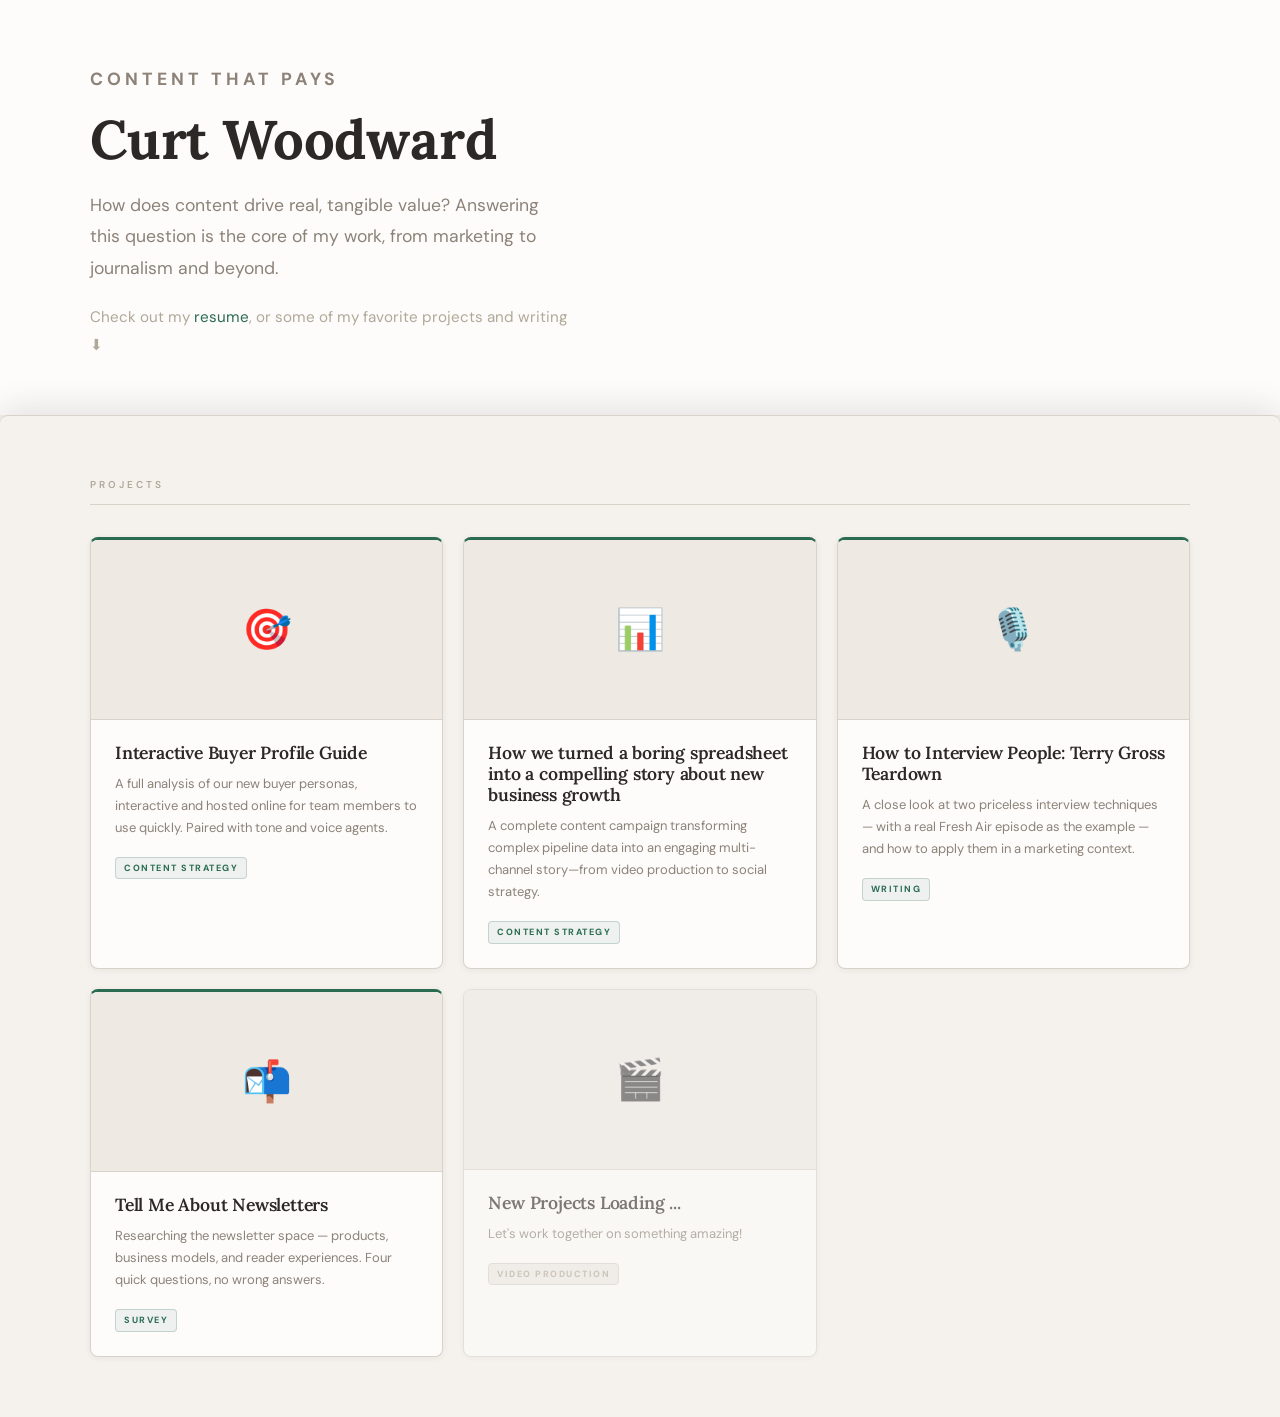
<file: index.html>
<!DOCTYPE html>
<html lang="en">
<head>
    <meta charset="UTF-8">
    <meta name="viewport" content="width=device-width, initial-scale=1.0">
    <title>Curt Woodward | Content That Pays</title>
    <link rel="stylesheet" href="stone.css" />
    <style>
        /* ── Hero ── */
        .hero {
            position: sticky;
            top: 0;
            z-index: 0;
            background: var(--surface);
            padding: 64px 44px 56px;
        }

        .hero-content {
            max-width: 1100px;
            margin: 0 auto;
            text-align: left;
        }

        .eyebrow {
            margin-bottom: 14px;
        }

        .hero h1 {
            font-size: 3.4rem;
            font-weight: 700;
            color: var(--text);
            line-height: 1.1;
            margin-bottom: 20px;
        }

        .hero-content p {
            font-size: 1.1rem;
            line-height: 1.8;
            color: var(--text-muted);
            max-width: 480px;
        }

        .hero-cta {
            margin-top: 20px;
            font-size: 0.95rem !important;
            color: var(--text-faint) !important;
        }

        /* ── Projects section ── */
        .projects-wrapper {
            position: relative;
            z-index: 1;
            background: var(--bg);
            padding: 60px 44px;
            border-top: 1px solid var(--border);
            border-radius: var(--r-lg) var(--r-lg) 0 0;
            box-shadow: 0 -8px 32px rgba(0,0,0,0.10);
        }

        .projects {
            max-width: 1100px;
            margin: 0 auto;
        }

        .project-grid {
            display: grid;
            grid-template-columns: repeat(auto-fit, minmax(320px, 1fr));
            gap: 20px;
        }

        /* ── Cards ── */
        .project-card {
            background: var(--surface);
            border: 1px solid var(--border);
            border-radius: var(--r-lg);
            overflow: hidden;
            box-shadow: var(--shadow);
            text-decoration: none;
            color: inherit;
            display: block;
            transition: box-shadow 0.18s ease, border-color 0.18s ease;
        }

        .project-card:hover {
            box-shadow: var(--shadow-md);
            border-color: var(--border-2);
        }

        .project-card--accent {
            border-top: 3px solid var(--green);
        }

        .project-card--muted {
            opacity: 0.6;
            cursor: default;
        }

        .project-image {
            width: 100%;
            height: 180px;
            background: var(--surface-2);
            border-bottom: 1px solid var(--border);
            display: flex;
            align-items: center;
            justify-content: center;
            font-size: 2.5rem;
        }

        .project-content {
            padding: 22px 24px 24px;
        }

        .project-content h3 {
            font-size: 1.1rem;
            font-weight: 600;
            margin-bottom: 10px;
            color: var(--text);
        }

        .project-content p {
            color: var(--text-muted);
            font-size: 13px;
            line-height: 1.7;
            margin-bottom: 16px;
        }

        @media (max-width: 768px) {
            .hero           { padding: 40px 20px 36px; }
            .hero h1        { font-size: 2.2rem; }
            .projects-wrapper { padding: 40px 20px; }
            .project-grid   { grid-template-columns: 1fr; }
        }
    </style>
</head>
<body>
    <section class="hero" id="hero">
        <div class="hero-content">
            <p class="eyebrow">Content That Pays</p>
            <h1>Curt Woodward</h1>
            <p>How does content drive real, tangible value? Answering this question is the core of my work, from marketing to journalism and beyond.</p>
            <p class="hero-cta">Check out my <a href="resume.html">resume</a>, or some of my favorite projects and writing ⬇️</p>
        </div>
    </section>

    <div class="projects-wrapper">
        <div class="projects">
            <p class="section-label">Projects</p>
            <div class="project-grid">
                <a href="gtm-studio-style-guide.html" class="project-card project-card--accent">
                    <div class="project-image">🎯</div>
                    <div class="project-content">
                        <h3>Interactive Buyer Profile Guide</h3>
                        <p>A full analysis of our new buyer personas, interactive and hosted online for team members to use quickly. Paired with tone and voice agents.</p>
                        <span class="tag">Content Strategy</span>
                    </div>
                </a>

                <a href="first-mover.html" class="project-card project-card--accent">
                    <div class="project-image">📊</div>
                    <div class="project-content">
                        <h3>How we turned a boring spreadsheet into a compelling story about new business growth</h3>
                        <p>A complete content campaign transforming complex pipeline data into an engaging multi-channel story—from video production to social strategy.</p>
                        <span class="tag">Content Strategy</span>
                    </div>
                </a>

                <a href="terry-gross-interview.html" class="project-card project-card--accent">
                    <div class="project-image">🎙️</div>
                    <div class="project-content">
                        <h3>How to Interview People: Terry Gross Teardown</h3>
                        <p>A close look at two priceless interview techniques — with a real Fresh Air episode as the example — and how to apply them in a marketing context.</p>
                        <span class="tag">Writing</span>
                    </div>
                </a>

                <a href="survey.html" class="project-card project-card--accent">
                    <div class="project-image">📬</div>
                    <div class="project-content">
                        <h3>Tell Me About Newsletters</h3>
                        <p>Researching the newsletter space — products, business models, and reader experiences. Four quick questions, no wrong answers.</p>
                        <span class="tag">Survey</span>
                    </div>
                </a>

                <div class="project-card project-card--muted">
                    <div class="project-image">🎬</div>
                    <div class="project-content">
                        <h3>New Projects Loading ...</h3>
                        <p>Let's work together on something amazing!</p>
                        <span class="tag tag--muted">Video Production</span>
                    </div>
                </div>
            </div>
        </div>
    </div>
</body>
</html>
</file>
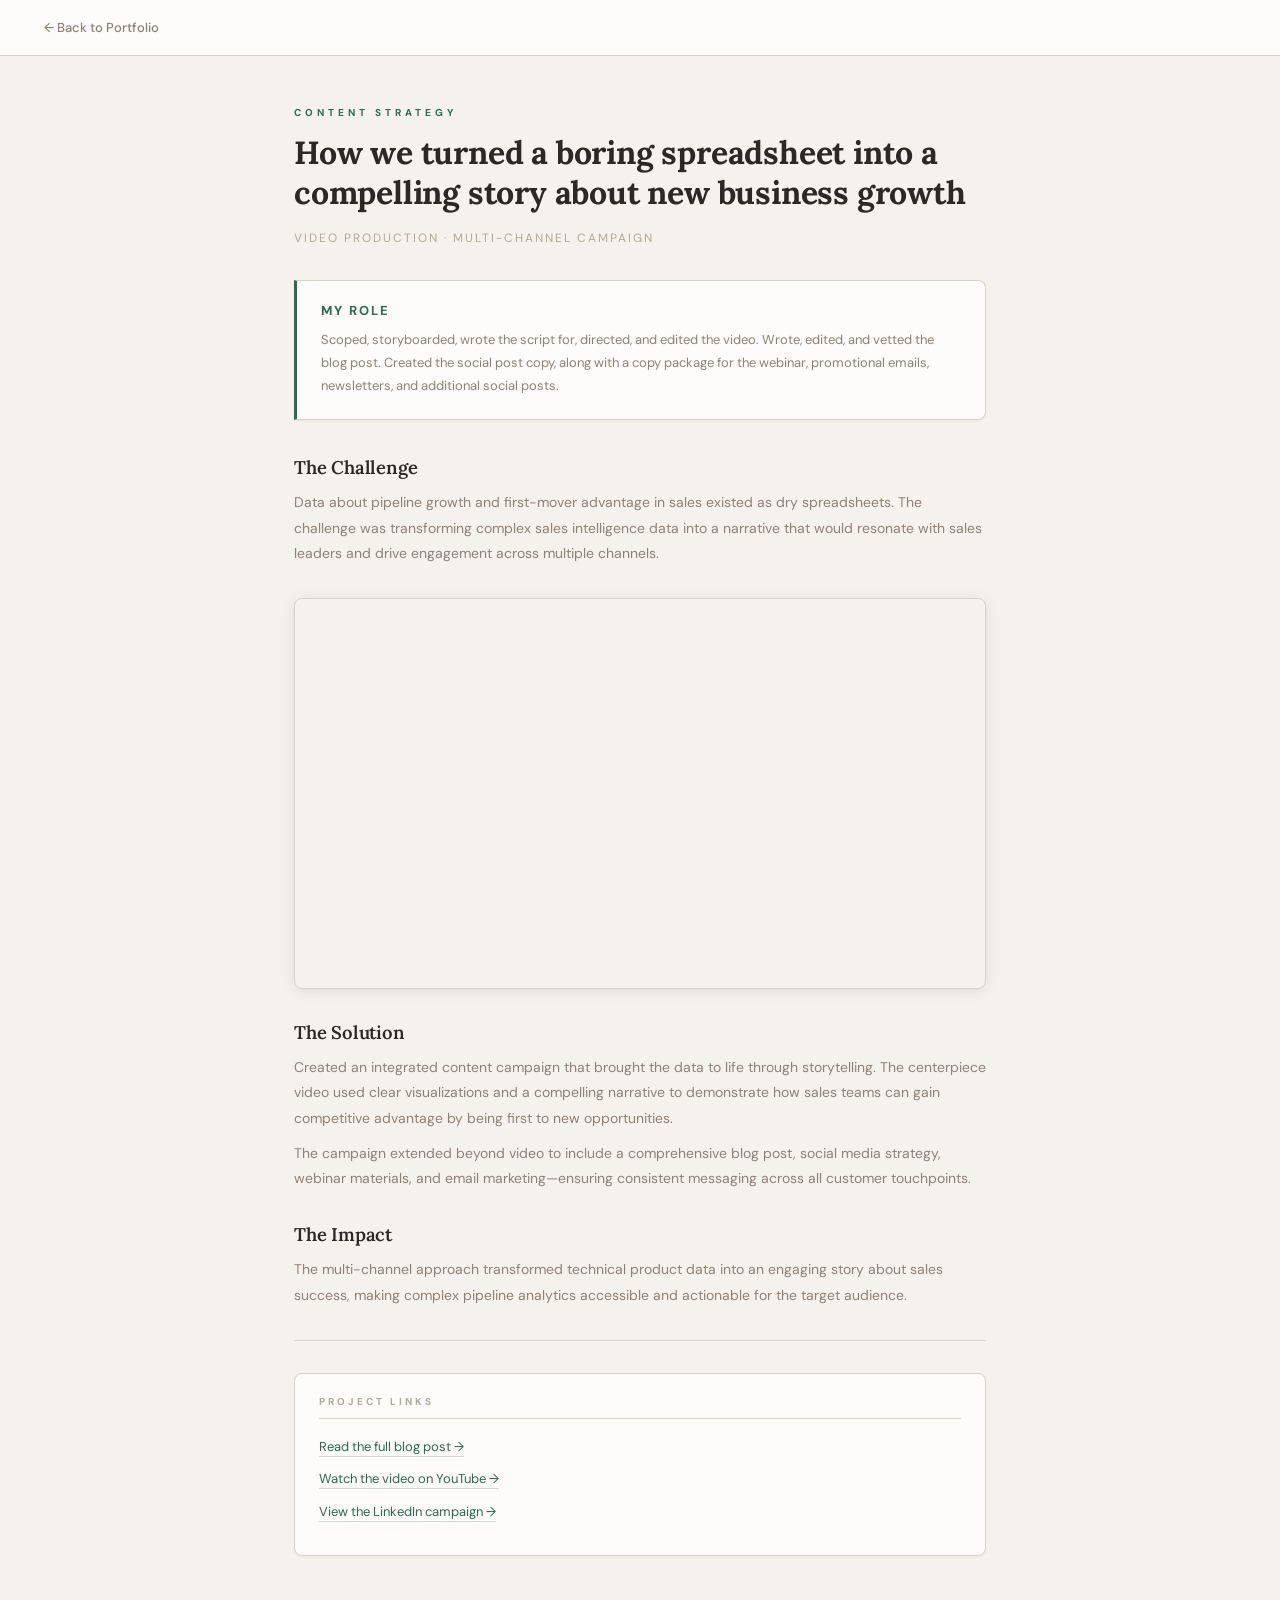
<file: first-mover.html>
<!DOCTYPE html>
<html lang="en">
<head>
    <meta charset="UTF-8">
    <meta name="viewport" content="width=device-width, initial-scale=1.0">
    <title>First Mover Advantage — Curt Woodward</title>
    <link rel="stylesheet" href="stone.css" />
    <style>
        .container {
            max-width: 780px;
            margin: 0 auto;
            padding: 48px 44px 80px;
        }

        h1 {
            font-size: 2rem;
            font-weight: 700;
            margin-bottom: 16px;
            line-height: 1.25;
        }

        .meta {
            font-size: 12px;
            letter-spacing: 2px;
            text-transform: uppercase;
            color: var(--text-faint);
            margin-bottom: 32px;
        }

        .role-card {
            background: var(--surface);
            border: 1px solid var(--border);
            border-left: 3px solid var(--green);
            border-radius: 0 var(--r-lg) var(--r-lg) 0;
            padding: 22px 24px;
            margin-bottom: 36px;
            box-shadow: var(--shadow-sm);
        }

        .role-card h2 {
            font-size: 13px;
            font-family: var(--font-sans);
            font-weight: 700;
            letter-spacing: 2px;
            text-transform: uppercase;
            color: var(--green);
            margin-bottom: 10px;
        }

        .role-card p {
            font-size: 13px;
            line-height: 1.75;
            color: var(--text-muted);
        }

        .content-section {
            margin-bottom: 32px;
        }

        .content-section h3 {
            font-size: 1.15rem;
            font-weight: 600;
            margin-bottom: 12px;
        }

        .content-section p {
            font-size: 14px;
            line-height: 1.8;
            color: var(--text-muted);
            margin-bottom: 10px;
        }

        .video-container {
            position: relative;
            padding-bottom: 56.25%;
            height: 0;
            overflow: hidden;
            margin: 32px 0;
            border-radius: var(--r-lg);
            border: 1px solid var(--border);
            box-shadow: var(--shadow-md);
        }

        .video-container iframe {
            position: absolute;
            top: 0;
            left: 0;
            width: 100%;
            height: 100%;
        }

        .links-card {
            background: var(--surface);
            border: 1px solid var(--border);
            border-radius: var(--r-lg);
            padding: 22px 24px;
            box-shadow: var(--shadow-sm);
        }

        .links-card h3 {
            font-size: 10px;
            font-family: var(--font-sans);
            font-weight: 700;
            letter-spacing: 3px;
            text-transform: uppercase;
            color: var(--text-faint);
            border-bottom: 1px solid var(--border);
            padding-bottom: 10px;
            margin-bottom: 16px;
        }

        .links-card ul {
            list-style: none;
        }

        .links-card li {
            margin-bottom: 10px;
        }

        .links-card a {
            font-size: 13px;
            color: var(--green);
            text-decoration: none;
            border-bottom: 1px solid var(--green-border);
            padding-bottom: 1px;
            transition: border-color 0.15s ease;
        }

        .links-card a:hover {
            border-bottom-color: var(--green);
            text-decoration: none;
        }

        @media (max-width: 768px) {
            .container { padding: 32px 20px 60px; }
            h1 { font-size: 1.6rem; }
        }
    </style>
</head>
<body>
    <nav class="site-nav">
        <a href="index.html">← Back to Portfolio</a>
    </nav>

    <div class="container">
        <p class="eyebrow" style="margin-bottom:12px;">Content Strategy</p>
        <h1>How we turned a boring spreadsheet into a compelling story about new business growth</h1>

        <div class="meta">Video Production · Multi-Channel Campaign</div>

        <div class="role-card">
            <h2>My Role</h2>
            <p>Scoped, storyboarded, wrote the script for, directed, and edited the video. Wrote, edited, and vetted the blog post. Created the social post copy, along with a copy package for the webinar, promotional emails, newsletters, and additional social posts.</p>
        </div>

        <div class="content-section">
            <h3>The Challenge</h3>
            <p>Data about pipeline growth and first-mover advantage in sales existed as dry spreadsheets. The challenge was transforming complex sales intelligence data into a narrative that would resonate with sales leaders and drive engagement across multiple channels.</p>
        </div>

        <div class="video-container">
            <iframe
                src="https://www.youtube.com/embed/KRC6BM6hVno"
                title="First Mover Advantage Video"
                frameborder="0"
                allow="accelerometer; autoplay; clipboard-write; encrypted-media; gyroscope; picture-in-picture"
                allowfullscreen>
            </iframe>
        </div>

        <div class="content-section">
            <h3>The Solution</h3>
            <p>Created an integrated content campaign that brought the data to life through storytelling. The centerpiece video used clear visualizations and a compelling narrative to demonstrate how sales teams can gain competitive advantage by being first to new opportunities.</p>
            <p>The campaign extended beyond video to include a comprehensive blog post, social media strategy, webinar materials, and email marketing—ensuring consistent messaging across all customer touchpoints.</p>
        </div>

        <div class="content-section">
            <h3>The Impact</h3>
            <p>The multi-channel approach transformed technical product data into an engaging story about sales success, making complex pipeline analytics accessible and actionable for the target audience.</p>
        </div>

        <hr>

        <div class="links-card">
            <h3>Project Links</h3>
            <ul>
                <li><a href="https://pipeline.zoominfo.com/sales/first-mover-advantage-data" target="_blank">Read the full blog post →</a></li>
                <li><a href="https://www.youtube.com/watch?v=KRC6BM6hVno" target="_blank">Watch the video on YouTube →</a></li>
                <li><a href="https://www.linkedin.com/posts/karenhor_stay-ahead-with-zoominfos-first-mover-advantage-activity-7364338746701299713-PddK/" target="_blank">View the LinkedIn campaign →</a></li>
            </ul>
        </div>
    </div>
</body>
</html>
</file>
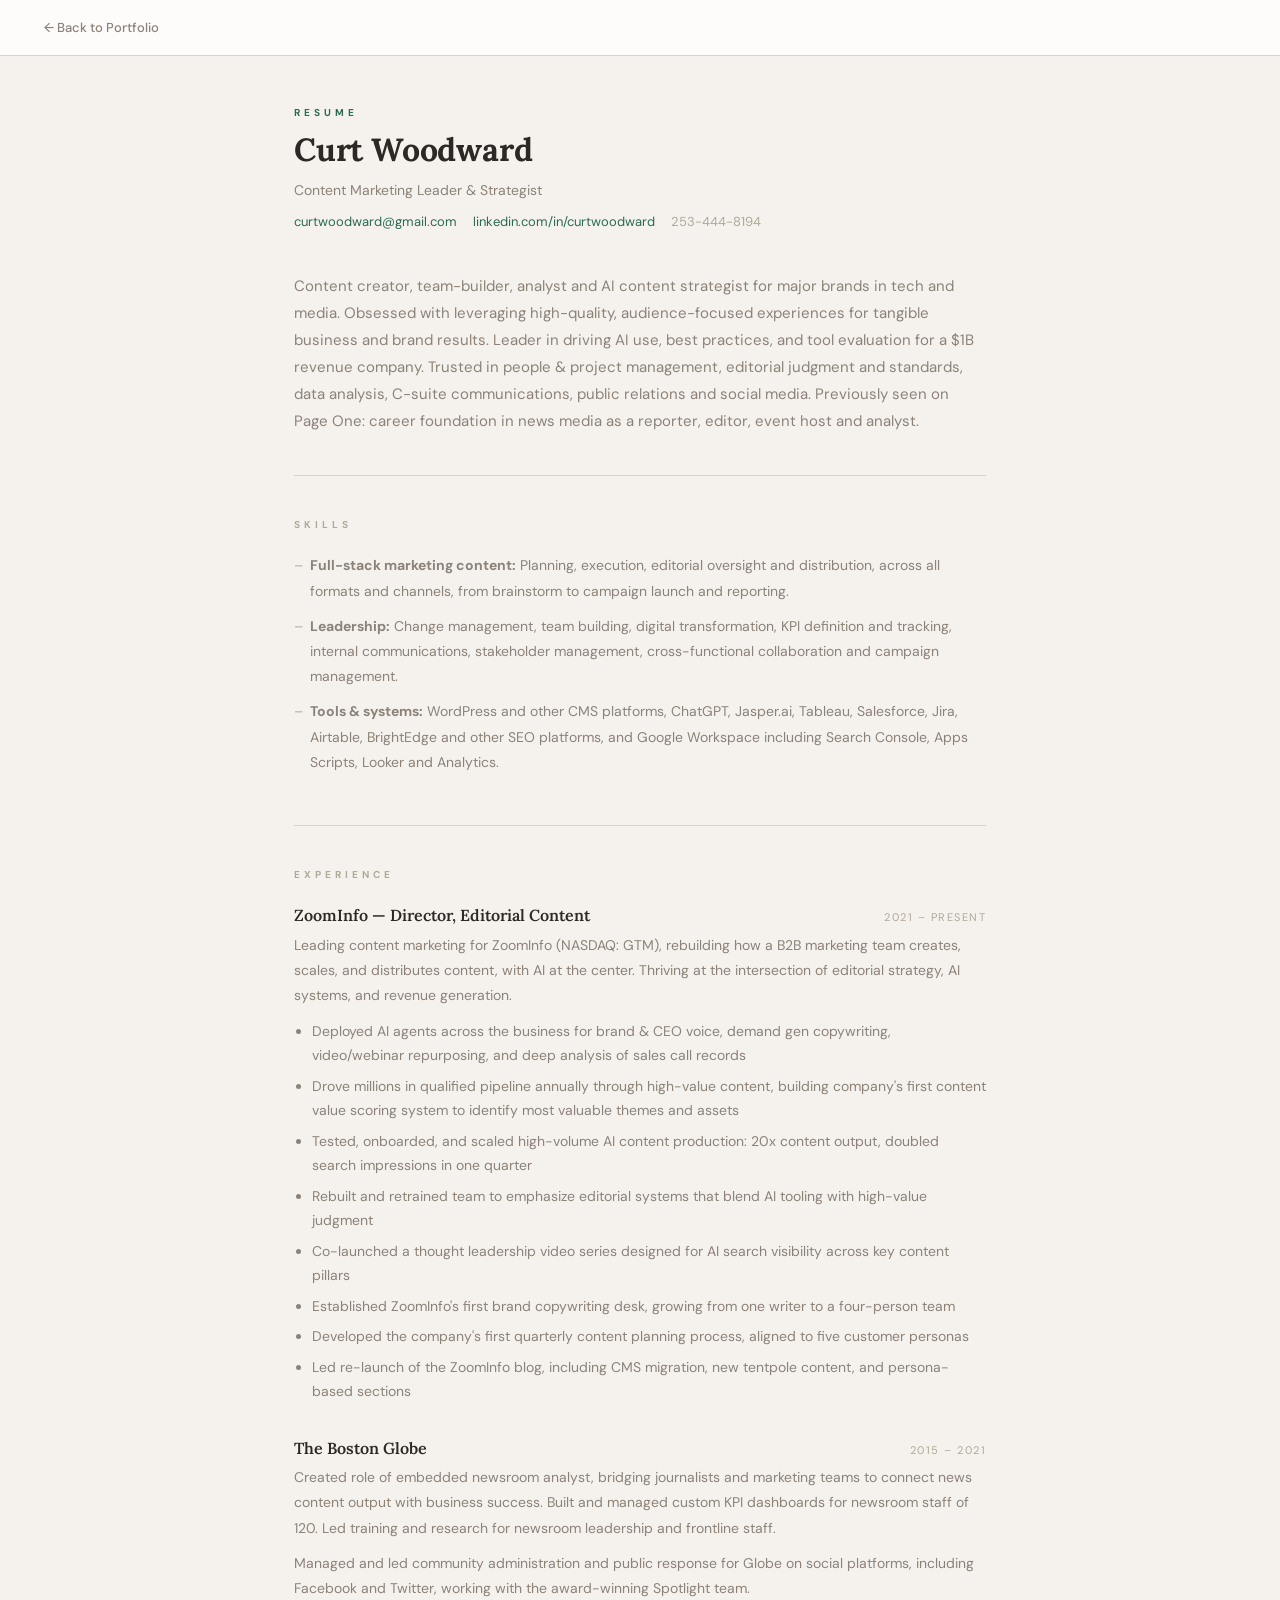
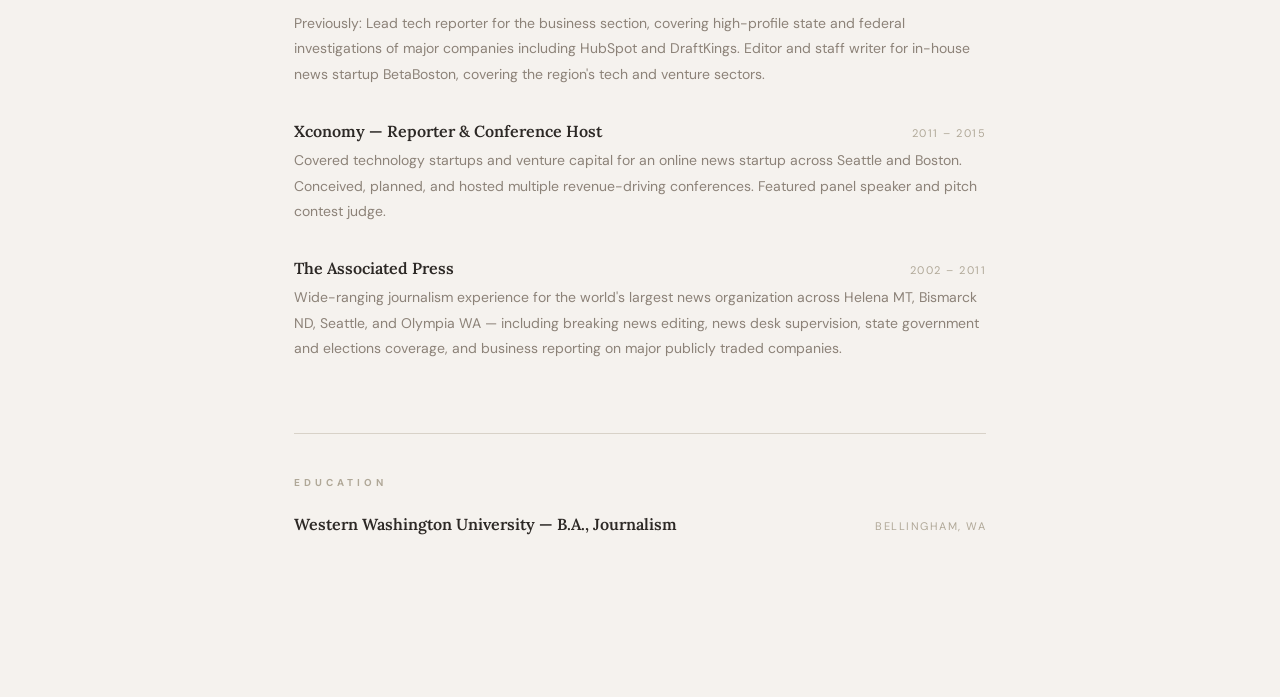
<file: resume.html>
<!DOCTYPE html>
<html lang="en">
<head>
    <meta charset="UTF-8">
    <meta name="viewport" content="width=device-width, initial-scale=1.0">
    <title>Resume — Curt Woodward</title>
    <link rel="stylesheet" href="stone.css" />
    <style>
        .container {
            max-width: 780px;
            margin: 0 auto;
            padding: 48px 44px 80px;
        }

        .resume-header {
            margin-bottom: 40px;
        }

        .resume-header h1 {
            font-size: 2rem;
            font-weight: 700;
            margin-bottom: 8px;
        }

        .resume-header .contact {
            font-size: 13px;
            color: var(--text-faint);
            display: flex;
            flex-wrap: wrap;
            gap: 16px;
            margin-top: 10px;
        }

        .resume-header .contact a {
            color: var(--green);
        }

        .summary {
            font-size: 15px;
            line-height: 1.8;
            color: var(--text-muted);
            margin-bottom: 40px;
            padding-bottom: 40px;
            border-bottom: 1px solid var(--border);
        }

        .section {
            margin-bottom: 40px;
            padding-bottom: 40px;
            border-bottom: 1px solid var(--border);
        }

        .section:last-child {
            border-bottom: none;
        }

        .section-title {
            font-size: 10px;
            font-family: var(--font-sans);
            font-weight: 700;
            letter-spacing: 4px;
            text-transform: uppercase;
            color: var(--text-faint);
            margin-bottom: 20px;
        }

        .skills-list {
            list-style: none;
        }

        .skills-list li {
            font-size: 14px;
            line-height: 1.8;
            color: var(--text-muted);
            margin-bottom: 10px;
            padding-left: 16px;
            position: relative;
        }

        .skills-list li::before {
            content: '–';
            position: absolute;
            left: 0;
            color: var(--text-faint);
        }

        .job {
            margin-bottom: 32px;
        }

        .job-header {
            display: flex;
            justify-content: space-between;
            align-items: baseline;
            flex-wrap: wrap;
            gap: 8px;
            margin-bottom: 4px;
        }

        .job-title {
            font-family: var(--font-serif);
            font-size: 1rem;
            font-weight: 600;
            color: var(--text);
        }

        .job-dates {
            font-size: 11px;
            font-family: var(--font-sans);
            letter-spacing: 1.5px;
            text-transform: uppercase;
            color: var(--text-faint);
        }

        .job-desc {
            font-size: 14px;
            line-height: 1.8;
            color: var(--text-muted);
            margin-bottom: 10px;
        }

        .job ul {
            padding-left: 18px;
            margin-top: 8px;
        }

        .job ul li {
            font-size: 14px;
            line-height: 1.75;
            color: var(--text-muted);
            margin-bottom: 6px;
        }

        .edu-item {
            display: flex;
            justify-content: space-between;
            align-items: baseline;
            flex-wrap: wrap;
            gap: 8px;
        }

        .edu-item .degree {
            font-family: var(--font-serif);
            font-size: 1rem;
            font-weight: 600;
            color: var(--text);
        }

        .edu-item .location {
            font-size: 11px;
            font-family: var(--font-sans);
            letter-spacing: 1.5px;
            text-transform: uppercase;
            color: var(--text-faint);
        }

        @media (max-width: 768px) {
            .container { padding: 32px 20px 60px; }
            .resume-header h1 { font-size: 1.6rem; }
            .job-header { flex-direction: column; gap: 2px; }
            .edu-item { flex-direction: column; gap: 2px; }
        }
    </style>
</head>
<body>
    <nav class="site-nav">
        <a href="index.html">← Back to Portfolio</a>
    </nav>

    <div class="container">
        <div class="resume-header">
            <p class="eyebrow" style="margin-bottom:10px;">Resume</p>
            <h1>Curt Woodward</h1>
            <p style="font-size:14px;color:var(--text-muted);margin-top:4px;">Content Marketing Leader &amp; Strategist</p>
            <div class="contact">
                <a href="mailto:curtwoodward@gmail.com">curtwoodward@gmail.com</a>
                <a href="https://linkedin.com/in/curtwoodward/" target="_blank">linkedin.com/in/curtwoodward</a>
                <span>253-444-8194</span>
            </div>
        </div>

        <p class="summary">Content creator, team-builder, analyst and AI content strategist for major brands in tech and media. Obsessed with leveraging high-quality, audience-focused experiences for tangible business and brand results. Leader in driving AI use, best practices, and tool evaluation for a $1B revenue company. Trusted in people &amp; project management, editorial judgment and standards, data analysis, C-suite communications, public relations and social media. Previously seen on Page One: career foundation in news media as a reporter, editor, event host and analyst.</p>

        <div class="section">
            <p class="section-title">Skills</p>
            <ul class="skills-list">
                <li><strong>Full-stack marketing content:</strong> Planning, execution, editorial oversight and distribution, across all formats and channels, from brainstorm to campaign launch and reporting.</li>
                <li><strong>Leadership:</strong> Change management, team building, digital transformation, KPI definition and tracking, internal communications, stakeholder management, cross-functional collaboration and campaign management.</li>
                <li><strong>Tools &amp; systems:</strong> WordPress and other CMS platforms, ChatGPT, Jasper.ai, Tableau, Salesforce, Jira, Airtable, BrightEdge and other SEO platforms, and Google Workspace including Search Console, Apps Scripts, Looker and Analytics.</li>
            </ul>
        </div>

        <div class="section">
            <p class="section-title">Experience</p>

            <div class="job">
                <div class="job-header">
                    <span class="job-title">ZoomInfo &mdash; Director, Editorial Content</span>
                    <span class="job-dates">2021 – Present</span>
                </div>
                <p class="job-desc">Leading content marketing for ZoomInfo (NASDAQ: GTM), rebuilding how a B2B marketing team creates, scales, and distributes content, with AI at the center. Thriving at the intersection of editorial strategy, AI systems, and revenue generation.</p>
                <ul>
                    <li>Deployed AI agents across the business for brand &amp; CEO voice, demand gen copywriting, video/webinar repurposing, and deep analysis of sales call records</li>
                    <li>Drove millions in qualified pipeline annually through high-value content, building company's first content value scoring system to identify most valuable themes and assets</li>
                    <li>Tested, onboarded, and scaled high-volume AI content production: 20x content output, doubled search impressions in one quarter</li>
                    <li>Rebuilt and retrained team to emphasize editorial systems that blend AI tooling with high-value judgment</li>
                    <li>Co-launched a thought leadership video series designed for AI search visibility across key content pillars</li>
                    <li>Established ZoomInfo's first brand copywriting desk, growing from one writer to a four-person team</li>
                    <li>Developed the company's first quarterly content planning process, aligned to five customer personas</li>
                    <li>Led re-launch of the ZoomInfo blog, including CMS migration, new tentpole content, and persona-based sections</li>
                </ul>
            </div>

            <div class="job">
                <div class="job-header">
                    <span class="job-title">The Boston Globe</span>
                    <span class="job-dates">2015 – 2021</span>
                </div>
                <p class="job-desc">Created role of embedded newsroom analyst, bridging journalists and marketing teams to connect news content output with business success. Built and managed custom KPI dashboards for newsroom staff of 120. Led training and research for newsroom leadership and frontline staff.</p>
                <p class="job-desc">Managed and led community administration and public response for Globe on social platforms, including Facebook and Twitter, working with the award-winning Spotlight team.</p>
                <p class="job-desc">Previously: Lead tech reporter for the business section, covering high-profile state and federal investigations of major companies including HubSpot and DraftKings. Editor and staff writer for in-house news startup BetaBoston, covering the region's tech and venture sectors.</p>
            </div>

            <div class="job">
                <div class="job-header">
                    <span class="job-title">Xconomy &mdash; Reporter &amp; Conference Host</span>
                    <span class="job-dates">2011 – 2015</span>
                </div>
                <p class="job-desc">Covered technology startups and venture capital for an online news startup across Seattle and Boston. Conceived, planned, and hosted multiple revenue-driving conferences. Featured panel speaker and pitch contest judge.</p>
            </div>

            <div class="job">
                <div class="job-header">
                    <span class="job-title">The Associated Press</span>
                    <span class="job-dates">2002 – 2011</span>
                </div>
                <p class="job-desc">Wide-ranging journalism experience for the world's largest news organization across Helena MT, Bismarck ND, Seattle, and Olympia WA — including breaking news editing, news desk supervision, state government and elections coverage, and business reporting on major publicly traded companies.</p>
            </div>
        </div>

        <div class="section">
            <p class="section-title">Education</p>
            <div class="edu-item">
                <span class="degree">Western Washington University &mdash; B.A., Journalism</span>
                <span class="location">Bellingham, WA</span>
            </div>
        </div>
    </div>
</body>
</html>
</file>
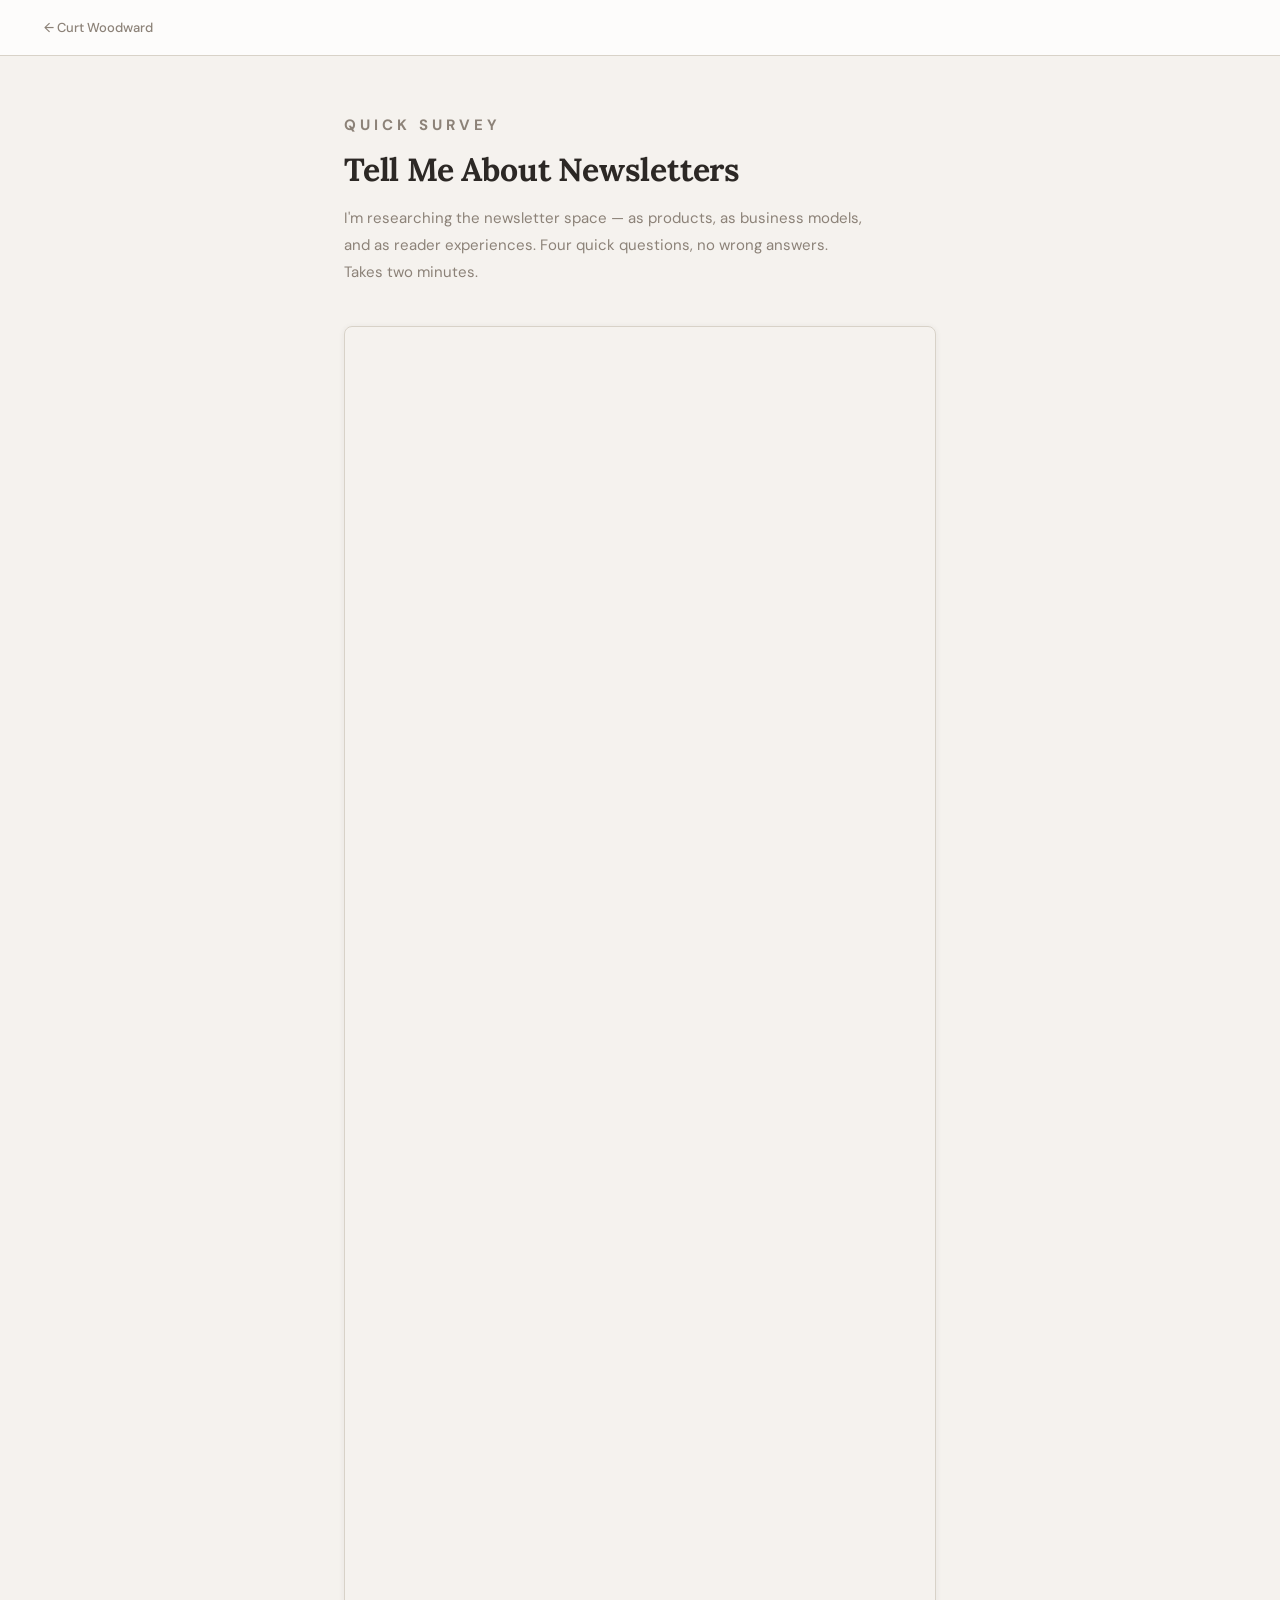
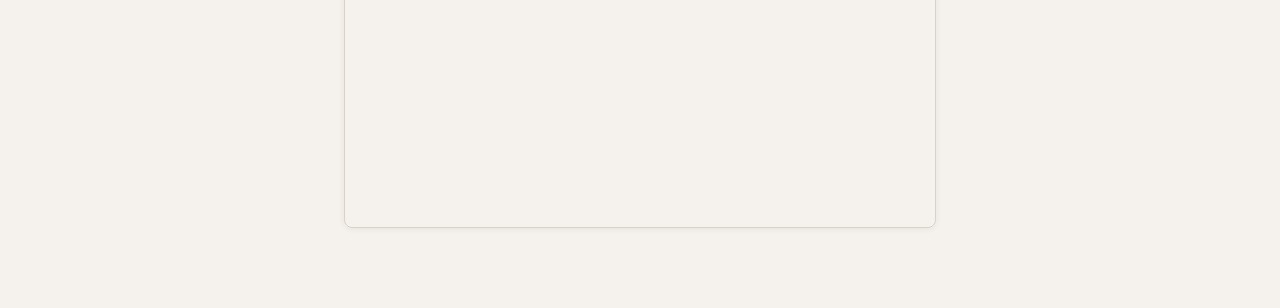
<file: survey.html>
<!DOCTYPE html>
<html lang="en">
<head>
    <meta charset="UTF-8">
    <meta name="viewport" content="width=device-width, initial-scale=1.0">
    <title>Newsletter Survey — Curt Woodward</title>
    <link rel="stylesheet" href="stone.css" />
    <style>
        .container {
            max-width: 680px;
            margin: 0 auto;
            padding: 56px 44px 80px;
        }

        .survey-header {
            margin-bottom: 40px;
        }

        .survey-header h1 {
            font-size: 2rem;
            font-weight: 700;
            margin: 12px 0 16px;
        }

        .survey-header p {
            font-size: 15px;
            line-height: 1.8;
            color: var(--text-muted);
            max-width: 520px;
        }

        .form-embed-wrapper {
            border-radius: var(--r-lg);
            overflow: hidden;
            border: 1px solid var(--border);
            box-shadow: var(--shadow);
        }

        .form-embed-wrapper iframe {
            display: block;
            width: 100%;
            border: none;
        }

        @media (max-width: 768px) {
            .container { padding: 32px 20px 60px; }
            .survey-header h1 { font-size: 1.5rem; }
        }
    </style>
</head>
<body>
    <nav class="site-nav">
        <a href="index.html">← Curt Woodward</a>
    </nav>

    <div class="container">
        <div class="survey-header">
            <p class="eyebrow">Quick Survey</p>
            <h1>Tell Me About Newsletters</h1>
            <p>I'm researching the newsletter space — as products, as business models, and as reader experiences. Four quick questions, no wrong answers. Takes two minutes.</p>
        </div>

        <!-- ═══════════════════════════════════════════════════════════════
             PASTE YOUR GOOGLE FORM EMBED CODE BELOW.
             In Google Forms: Send → Embed (<>) → Copy HTML
             Replace the placeholder iframe with that code.
             Set the height to ~900 (adjust to taste).
             ═══════════════════════════════════════════════════════════════ -->
        <div class="form-embed-wrapper">
            <iframe
                src="https://docs.google.com/forms/d/e/1FAIpQLSded19i81bdzt4ItrrBMtj8JRo0X9QnwWYz6j_6rDq1JOEU3Q/viewform?embedded=true"
                width="100%"
                height="1500"
                frameborder="0"
                marginheight="0"
                marginwidth="0"
                title="Newsletter Survey">
                Loading survey…
            </iframe>
        </div>
        <!-- ═══════════════════════════════════════════════════════════════ -->

    </div>
</body>
</html>
</file>
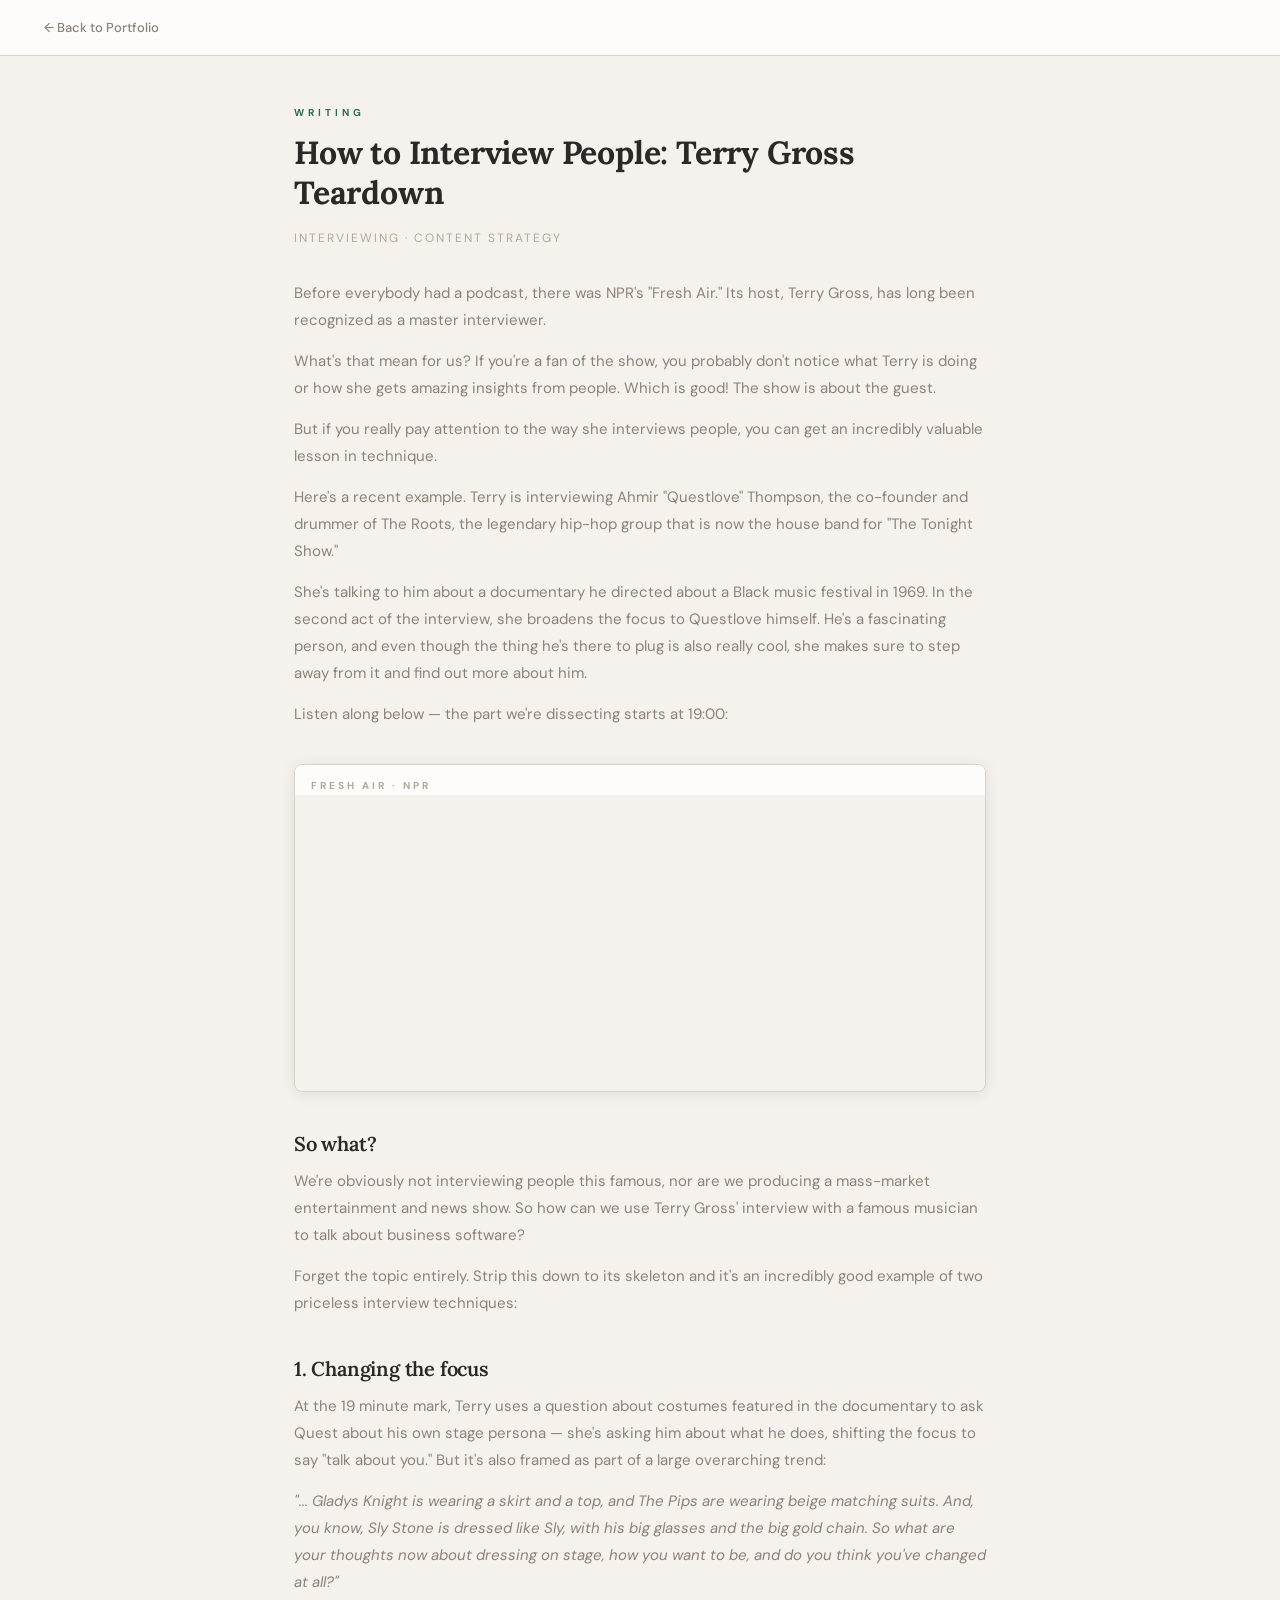
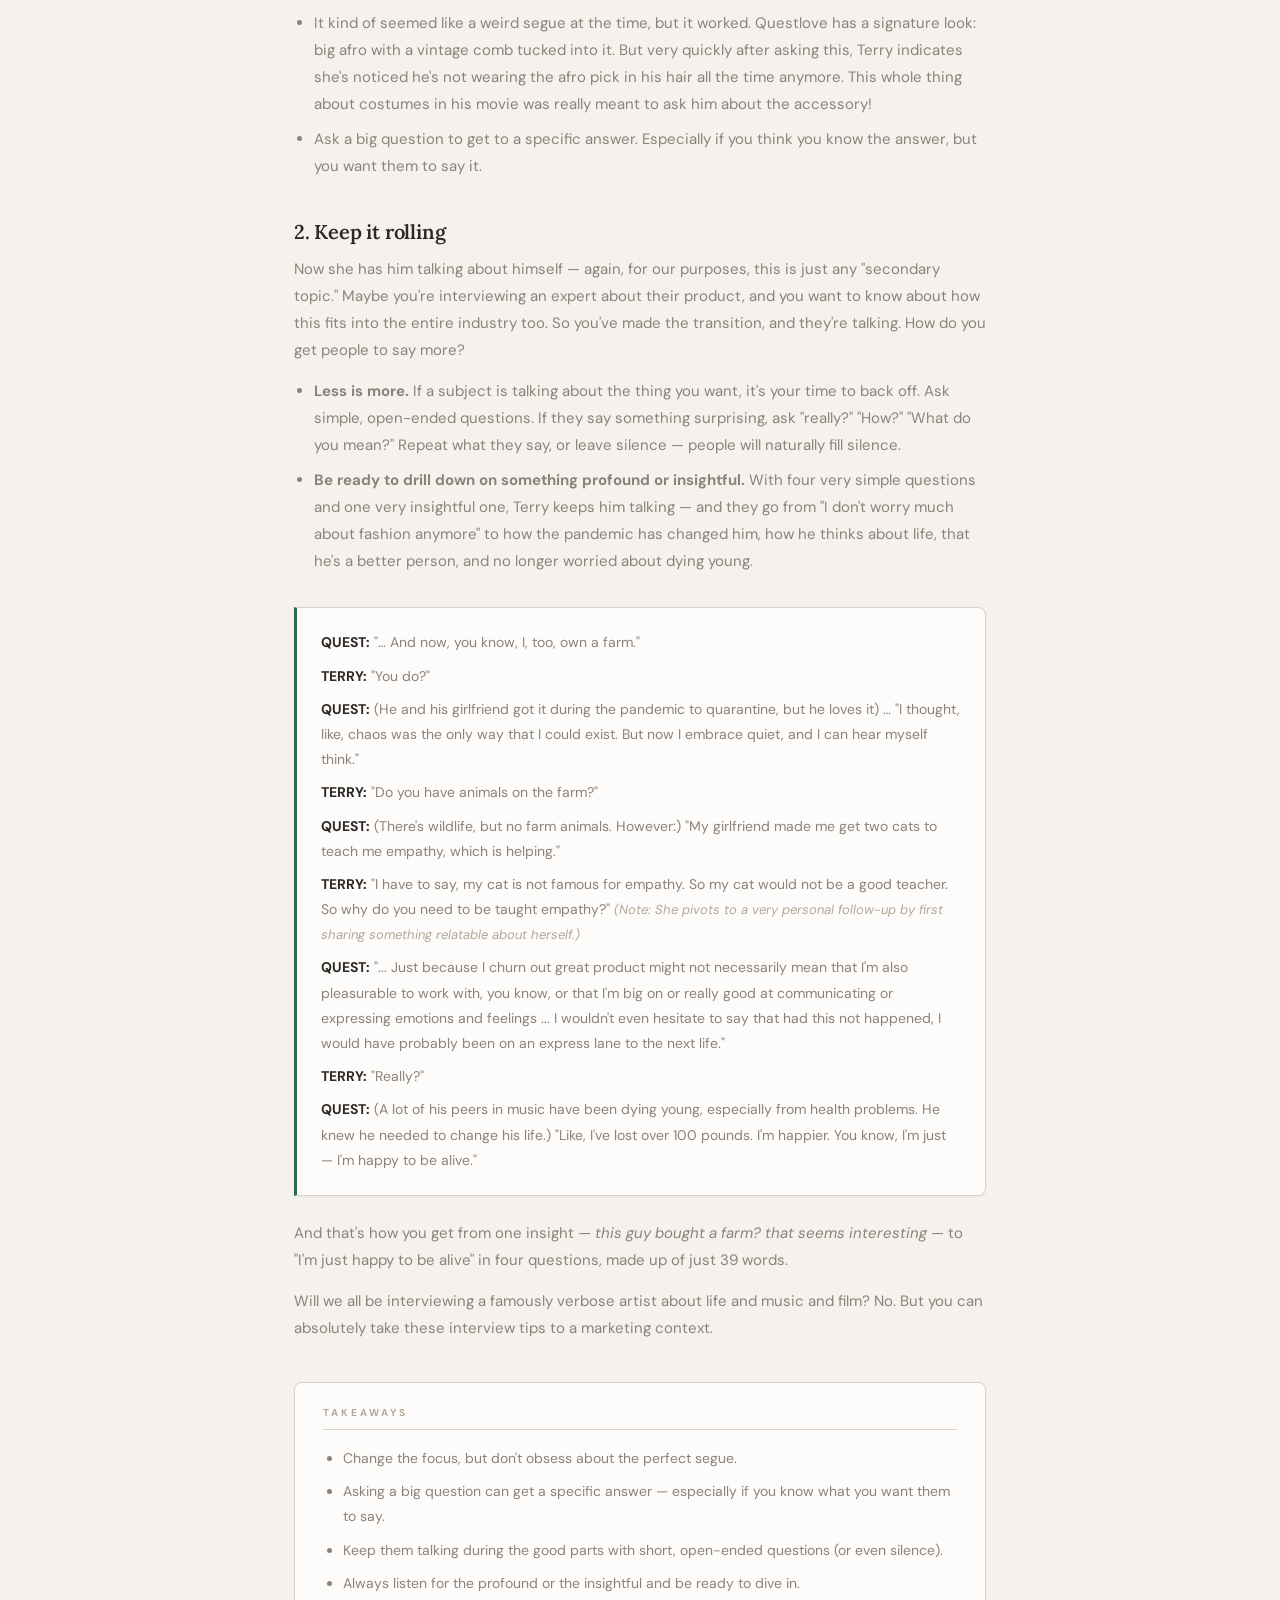
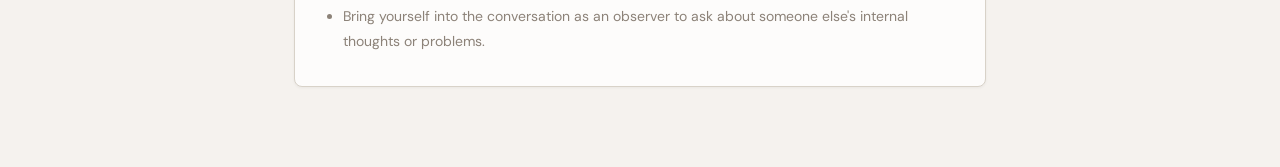
<file: terry-gross-interview.html>
<!DOCTYPE html>
<html lang="en">
<head>
    <meta charset="UTF-8">
    <meta name="viewport" content="width=device-width, initial-scale=1.0">
    <title>How to Interview People: Terry Gross Teardown — Curt Woodward</title>
    <link rel="stylesheet" href="stone.css" />
    <style>
        .container {
            max-width: 780px;
            margin: 0 auto;
            padding: 48px 44px 80px;
        }

        h1 {
            font-size: 2rem;
            font-weight: 700;
            margin-bottom: 16px;
            line-height: 1.25;
        }

        .meta {
            font-size: 12px;
            letter-spacing: 2px;
            text-transform: uppercase;
            color: var(--text-faint);
            margin-bottom: 32px;
        }

        .content-section {
            margin-bottom: 32px;
        }

        .content-section h2 {
            font-size: 1.25rem;
            font-weight: 600;
            margin-bottom: 12px;
            margin-top: 40px;
        }

        .content-section p {
            font-size: 15px;
            line-height: 1.8;
            color: var(--text-muted);
            margin-bottom: 14px;
        }

        .content-section ul {
            padding-left: 20px;
            margin-bottom: 14px;
        }

        .content-section ul li {
            font-size: 15px;
            line-height: 1.8;
            color: var(--text-muted);
            margin-bottom: 8px;
        }

        .podcast-container {
            margin: 36px 0;
            border-radius: var(--r-lg);
            border: 1px solid var(--border);
            overflow: hidden;
            box-shadow: var(--shadow-md);
        }

        .podcast-label {
            font-size: 10px;
            font-family: var(--font-sans);
            font-weight: 700;
            letter-spacing: 3px;
            text-transform: uppercase;
            color: var(--text-faint);
            padding: 12px 16px 0;
            background: var(--surface);
        }

        .dialogue-card {
            background: var(--surface);
            border: 1px solid var(--border);
            border-left: 3px solid var(--green);
            border-radius: 0 var(--r-lg) var(--r-lg) 0;
            padding: 22px 24px;
            margin: 24px 0;
            box-shadow: var(--shadow-sm);
        }

        .dialogue-card p {
            font-size: 14px;
            line-height: 1.8;
            color: var(--text-muted);
            margin-bottom: 8px;
        }

        .dialogue-card p:last-child {
            margin-bottom: 0;
        }

        .dialogue-card strong {
            color: var(--text);
        }

        .dialogue-card em {
            font-style: italic;
            font-size: 13px;
            color: var(--text-faint);
        }

        .takeaways-card {
            background: var(--surface);
            border: 1px solid var(--border);
            border-radius: var(--r-lg);
            padding: 24px 28px;
            margin-top: 40px;
            box-shadow: var(--shadow-sm);
        }

        .takeaways-card h3 {
            font-size: 10px;
            font-family: var(--font-sans);
            font-weight: 700;
            letter-spacing: 3px;
            text-transform: uppercase;
            color: var(--text-faint);
            border-bottom: 1px solid var(--border);
            padding-bottom: 10px;
            margin-bottom: 16px;
        }

        .takeaways-card ul {
            padding-left: 20px;
        }

        .takeaways-card li {
            font-size: 14px;
            line-height: 1.8;
            color: var(--text-muted);
            margin-bottom: 8px;
        }

        @media (max-width: 768px) {
            .container { padding: 32px 20px 60px; }
            h1 { font-size: 1.6rem; }
        }
    </style>
</head>
<body>
    <nav class="site-nav">
        <a href="index.html">← Back to Portfolio</a>
    </nav>

    <div class="container">
        <p class="eyebrow" style="margin-bottom:12px;">Writing</p>
        <h1>How to Interview People: Terry Gross Teardown</h1>
        <div class="meta">Interviewing · Content Strategy</div>

        <div class="content-section">
            <p>Before everybody had a podcast, there was NPR's "Fresh Air." Its host, Terry Gross, has long been recognized as a master interviewer.</p>
            <p>What's that mean for us? If you're a fan of the show, you probably don't notice what Terry is doing or how she gets amazing insights from people. Which is good! The show is about the guest.</p>
            <p>But if you really pay attention to the way she interviews people, you can get an incredibly valuable lesson in technique.</p>
            <p>Here's a recent example. Terry is interviewing Ahmir "Questlove" Thompson, the co-founder and drummer of The Roots, the legendary hip-hop group that is now the house band for "The Tonight Show."</p>
            <p>She's talking to him about a documentary he directed about a Black music festival in 1969. In the second act of the interview, she broadens the focus to Questlove himself. He's a fascinating person, and even though the thing he's there to plug is also really cool, she makes sure to step away from it and find out more about him.</p>
            <p>Listen along below — the part we're dissecting starts at 19:00:</p>
        </div>

        <div class="podcast-container">
            <p class="podcast-label">Fresh Air · NPR</p>
            <iframe
                src="https://www.npr.org/player/embed/1018755139/1018755139"
                width="100%"
                height="290"
                frameborder="0"
                scrolling="no"
                title="NPR embedded audio player — Questlove on Fresh Air">
            </iframe>
        </div>

        <div class="content-section">
            <h2>So what?</h2>
            <p>We're obviously not interviewing people this famous, nor are we producing a mass-market entertainment and news show. So how can we use Terry Gross' interview with a famous musician to talk about business software?</p>
            <p>Forget the topic entirely. Strip this down to its skeleton and it's an incredibly good example of two priceless interview techniques:</p>

            <h2>1. Changing the focus</h2>
            <p>At the 19 minute mark, Terry uses a question about costumes featured in the documentary to ask Quest about his own stage persona — she's asking him about what he does, shifting the focus to say "talk about you." But it's also framed as part of a large overarching trend:</p>
            <p><em>"... Gladys Knight is wearing a skirt and a top, and The Pips are wearing beige matching suits. And, you know, Sly Stone is dressed like Sly, with his big glasses and the big gold chain. So what are your thoughts now about dressing on stage, how you want to be, and do you think you've changed at all?"</em></p>
            <ul>
                <li>It kind of seemed like a weird segue at the time, but it worked. Questlove has a signature look: big afro with a vintage comb tucked into it. But very quickly after asking this, Terry indicates she's noticed he's not wearing the afro pick in his hair all the time anymore. This whole thing about costumes in his movie was really meant to ask him about the accessory!</li>
                <li>Ask a big question to get to a specific answer. Especially if you think you know the answer, but you want them to say it.</li>
            </ul>

            <h2>2. Keep it rolling</h2>
            <p>Now she has him talking about himself — again, for our purposes, this is just any "secondary topic." Maybe you're interviewing an expert about their product, and you want to know about how this fits into the entire industry too. So you've made the transition, and they're talking. How do you get people to say more?</p>
            <ul>
                <li><strong>Less is more.</strong> If a subject is talking about the thing you want, it's your time to back off. Ask simple, open-ended questions. If they say something surprising, ask "really?" "How?" "What do you mean?" Repeat what they say, or leave silence — people will naturally fill silence.</li>
                <li><strong>Be ready to drill down on something profound or insightful.</strong> With four very simple questions and one very insightful one, Terry keeps him talking — and they go from "I don't worry much about fashion anymore" to how the pandemic has changed him, how he thinks about life, that he's a better person, and no longer worried about dying young.</li>
            </ul>
        </div>

        <div class="dialogue-card">
            <p><strong>QUEST:</strong> "… And now, you know, I, too, own a farm."</p>
            <p><strong>TERRY:</strong> "You do?"</p>
            <p><strong>QUEST:</strong> (He and his girlfriend got it during the pandemic to quarantine, but he loves it) … "I thought, like, chaos was the only way that I could exist. But now I embrace quiet, and I can hear myself think."</p>
            <p><strong>TERRY:</strong> "Do you have animals on the farm?"</p>
            <p><strong>QUEST:</strong> (There's wildlife, but no farm animals. However:) "My girlfriend made me get two cats to teach me empathy, which is helping."</p>
            <p><strong>TERRY:</strong> "I have to say, my cat is not famous for empathy. So my cat would not be a good teacher. So why do you need to be taught empathy?" <em>(Note: She pivots to a very personal follow-up by first sharing something relatable about herself.)</em></p>
            <p><strong>QUEST:</strong> "... Just because I churn out great product might not necessarily mean that I'm also pleasurable to work with, you know, or that I'm big on or really good at communicating or expressing emotions and feelings ... I wouldn't even hesitate to say that had this not happened, I would have probably been on an express lane to the next life."</p>
            <p><strong>TERRY:</strong> "Really?"</p>
            <p><strong>QUEST:</strong> (A lot of his peers in music have been dying young, especially from health problems. He knew he needed to change his life.) "Like, I've lost over 100 pounds. I'm happier. You know, I'm just — I'm happy to be alive."</p>
        </div>

        <div class="content-section">
            <p>And that's how you get from one insight — <em>this guy bought a farm? that seems interesting</em> — to "I'm just happy to be alive" in four questions, made up of just 39 words.</p>
            <p>Will we all be interviewing a famously verbose artist about life and music and film? No. But you can absolutely take these interview tips to a marketing context.</p>
        </div>

        <div class="takeaways-card">
            <h3>Takeaways</h3>
            <ul>
                <li>Change the focus, but don't obsess about the perfect segue.</li>
                <li>Asking a big question can get a specific answer — especially if you know what you want them to say.</li>
                <li>Keep them talking during the good parts with short, open-ended questions (or even silence).</li>
                <li>Always listen for the profound or the insightful and be ready to dive in.</li>
                <li>Bring yourself into the conversation as an observer to ask about someone else's internal thoughts or problems.</li>
            </ul>
        </div>
    </div>
</body>
</html>
</file>
<file: stone.css>
/* ═══════════════════════════════════════════════
   STONE DESIGN SYSTEM — shared stylesheet
   ═══════════════════════════════════════════════ */

@import url('https://fonts.googleapis.com/css2?family=Lora:ital,wght@0,400;0,600;0,700;1,400&family=DM+Sans:opsz,wght@9..40,300;9..40,400;9..40,500;9..40,600&display=swap');

:root {
    --bg:         #F5F2EE;
    --surface:    #FDFCFB;
    --surface-2:  #EEE9E3;
    --surface-3:  #E0D9D0;
    --border:     #D8D2C8;
    --border-2:   #C8C0B4;
    --text:       #2C2825;
    --text-muted: #8C8278;
    --text-faint: #B0A898;
    --green:         #2A6B52;
    --green-bg:      rgba(42, 107, 82, 0.07);
    --green-border:  rgba(42, 107, 82, 0.22);
    --terracotta:        #C4703A;
    --terracotta-bg:     rgba(196, 112, 58, 0.07);
    --terracotta-border: rgba(196, 112, 58, 0.22);
    --font-serif: 'Lora', Georgia, 'Times New Roman', serif;
    --font-sans:  'DM Sans', system-ui, -apple-system, sans-serif;
    --r-sm: 4px;
    --r:    6px;
    --r-lg: 8px;
    --shadow-sm: 0 1px 3px rgba(44, 40, 37, 0.05);
    --shadow:    0 1px 6px rgba(44, 40, 37, 0.07);
    --shadow-md: 0 2px 14px rgba(44, 40, 37, 0.10);
}

*, *::before, *::after {
    box-sizing: border-box;
    margin: 0;
    padding: 0;
}

body {
    background: var(--bg);
    color: var(--text);
    font-family: var(--font-sans);
    font-size: 14px;
    line-height: 1.6;
    -webkit-font-smoothing: antialiased;
}

h1, h2, h3, h4 {
    font-family: var(--font-serif);
    color: var(--text);
    line-height: 1.2;
    letter-spacing: -0.2px;
}

p {
    color: var(--text-muted);
    line-height: 1.75;
}

a {
    color: var(--green);
    text-decoration: none;
}

a:hover {
    text-decoration: underline;
}

.eyebrow {
    font-family: var(--font-sans);
    font-size: 10px;
    font-weight: 700;
    letter-spacing: 4px;
    text-transform: uppercase;
    color: var(--green);
}

.section-label {
    font-family: var(--font-sans);
    font-size: 10px;
    font-weight: 600;
    letter-spacing: 3px;
    text-transform: uppercase;
    color: var(--text-faint);
    border-bottom: 1px solid var(--border);
    padding-bottom: 10px;
    margin-bottom: 32px;
}

/* ── Nav bar ── */
.site-nav {
    background: var(--surface);
    border-bottom: 1px solid var(--border);
    padding: 16px 44px;
}

.site-nav a {
    font-family: var(--font-sans);
    font-size: 13px;
    font-weight: 500;
    color: var(--text-muted);
    text-decoration: none;
    transition: color 0.15s ease;
}

.site-nav a:hover {
    color: var(--text);
    text-decoration: none;
}

/* ── Card ── */
.card {
    background: var(--surface);
    border: 1px solid var(--border);
    border-radius: var(--r-lg);
    padding: 26px;
    box-shadow: var(--shadow);
}

.card--accent-top   { border-top: 3px solid var(--green); }
.card--accent-terra { border-top: 3px solid var(--terracotta); }

/* ── Callout ── */
.callout {
    border-left: 3px solid var(--green);
    padding: 12px 16px;
    border-radius: 0 var(--r) var(--r) 0;
    background: var(--green-bg);
}

.callout--terracotta {
    border-left-color: var(--terracotta);
    background: var(--terracotta-bg);
}

/* ── Tags ── */
.tag {
    display: inline-block;
    font-size: 9px;
    padding: 3px 8px;
    border-radius: var(--r-sm);
    font-family: var(--font-sans);
    font-weight: 700;
    letter-spacing: 1.5px;
    text-transform: uppercase;
    background: var(--green-bg);
    color: var(--green);
    border: 1px solid var(--green-border);
}

.tag--muted {
    background: var(--surface-2);
    color: var(--text-faint);
    border-color: var(--border);
}

/* ── Divider ── */
hr {
    border: none;
    border-top: 1px solid var(--border);
    margin: 32px 0;
}

@media (max-width: 768px) {
    .site-nav { padding: 14px 20px; }
}
</file>
